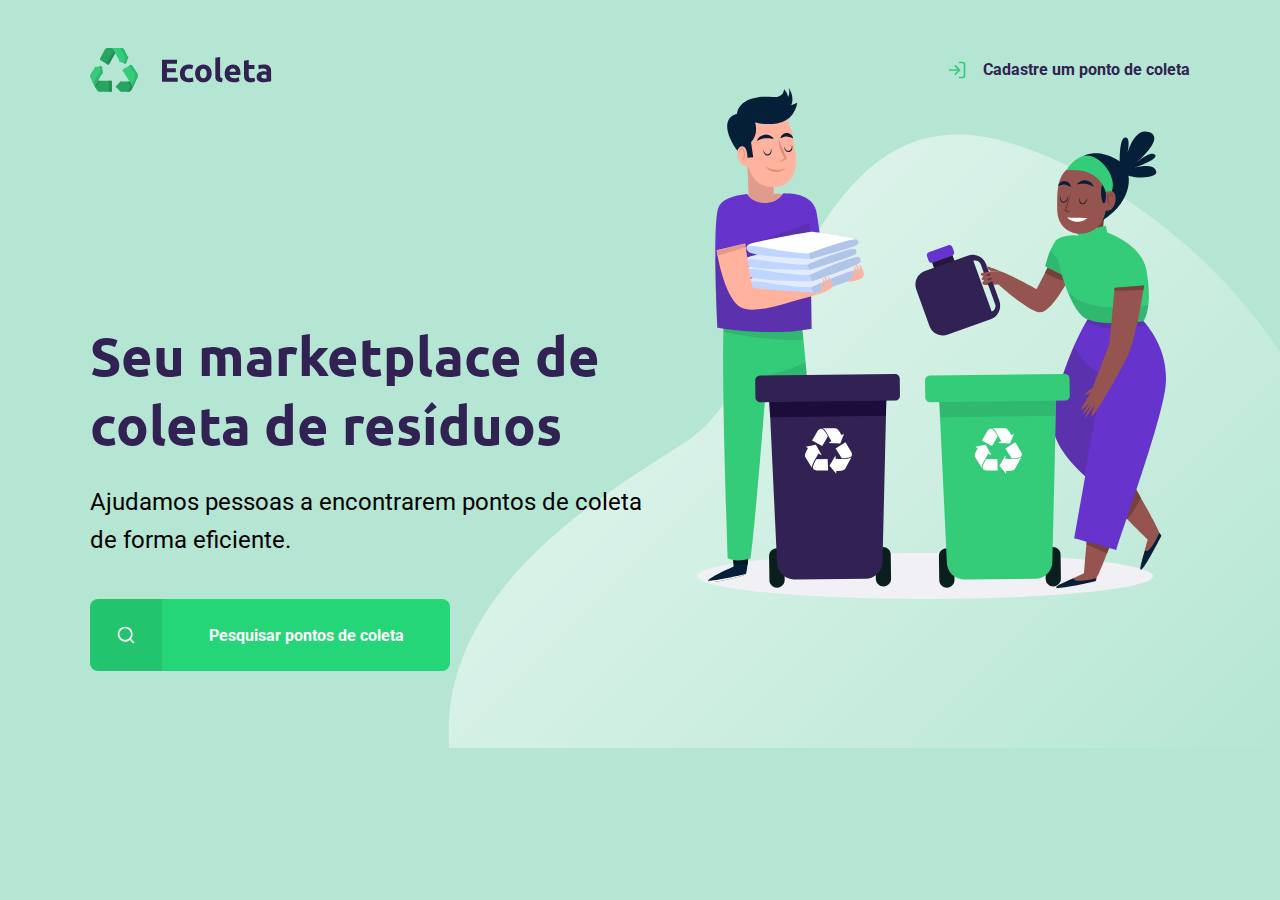
<file: index.html>
<!DOCTYPE html>
<html lang="pt_br">

<!--
    HTML

    HyperText = Hiper texto

    Markup= Marcação de texto

    Language = Linguagem    (de marcação de texto)
-->

<head>
    <meta charset="UTF-8"> 
    <!-- aceita caractere4s especiais-->
    <meta name="viewport" content="width=device-width, initial-scale=1.0"> 
    <!--para caber em telas de diversos tamanhos-->
    <title>Ecoleta</title>

    <link href="https://fonts.googleapis.com/css2?family=Roboto&family=Ubuntu:wght@700&display=swap" rel="stylesheet">

    <link rel="stylesheet" href="/styles/main.css">
    <link rel="stylesheet" href="/styles/home.css">
    <link rel="stylesheet" href="/styles/responsive.css">
  
</head>
<body>

    <div id="page-home">
        <div class="content">
            <header> 
                <img src="assets/logo.svg" alt="Logomarca">
                <a href="http://google.com.br">
                    <span></span>
                    Cadastre um ponto de coleta
                </a>
                </header>
                
                <main>
                    <h1> Seu marketplace de coleta de resíduos</h1>
            
                    <p>Ajudamos pessoas a encontrarem pontos de coleta de forma eficiente.</p>
                     
                  <a href="#"><span></span><strong>Pesquisar pontos de coleta</strong></a>

                </main>
    
        </div>
        
    </div>

   
        

</body>
</html>
</file>
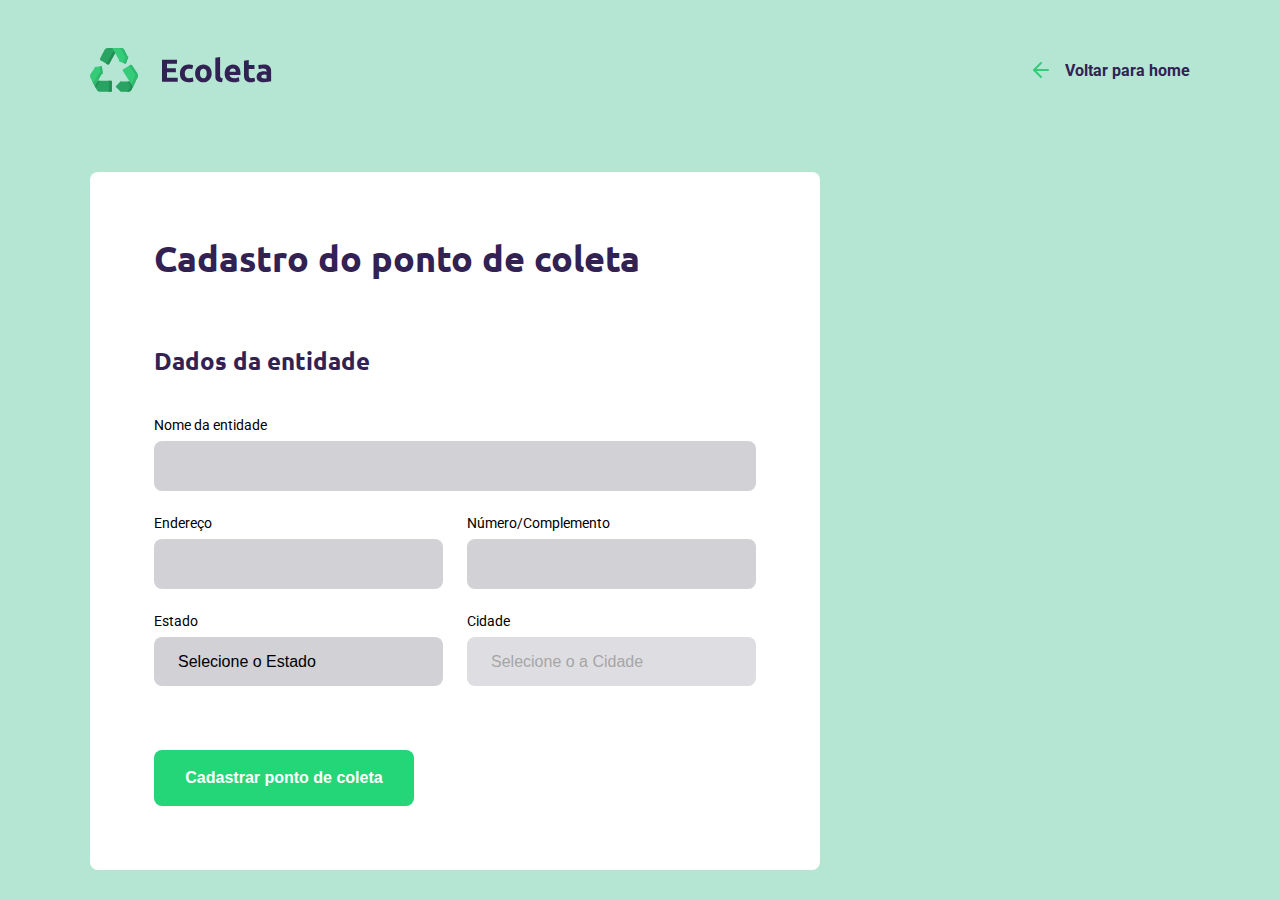
<file: create-point.html>
<!DOCTYPE html>
<html lang="pt_br">


<head>
    <meta charset="UTF-8"> 
    <!-- aceita caractere4s especiais-->
    <meta name="viewport" content="width=device-width, initial-scale=1.0"> 
    <!--para caber em telas de diversos tamanhos-->
    <title>Criar um ponto de coleta</title>

    <link href="https://fonts.googleapis.com/css2?family=Roboto&family=Ubuntu:wght@700&display=swap" rel="stylesheet">

    <link rel="stylesheet" href="/styles/main.css">
    <link rel="stylesheet" href="/styles/create-point.css">

    <link rel="stylesheet" href="/styles/responsive.css">
</head>
<body>

    <div id="page-create-point">

            <header> 
                <img src="/assets/logo.svg" alt="Logomarca">
                <a href="http://google.com.br">
                    <span></span>
                   Voltar para home
                </a>
            </header>  
            
            <form action="">

                <h1>Cadastro do ponto de coleta</h1>

             <fieldset>
                    <legend>
                        <h2>Dados da entidade</h2>
                    </legend>
          

                <div class="field">
                    <label for="name">Nome da entidade</label>
                    <input type="text" name="name">
                </div>

                <div class="field-group">
                    <div class="field">
                        <label for="address">Endereço</label>
                        <input type="text" name="address">
                    </div>
                
                    <div class="field">
                        <label for="address2">Número/Complemento</label>
                        <input type="text" name="address2">

                    </div>
                </div>




                <div class="field-group">
                    <div class="field">
                            <label for="state">Estado</label>
                            <select name="uf">
                                <option value="">Selecione o Estado</option>
                            </select>
                        </div>
                     
                        <div class="field">
                            <label for="city">Cidade</label>
                            <select name="city" disabled>
                                <option value="">Selecione o a Cidade</option>
                            </select>
                        </div>
                  </div>

                </fieldset>


            

                <button type="submit">Cadastrar ponto de coleta</button>
                
            </form>
    </div>

   
</body>
</html>
</file>
<file: styles/main.css>
:root { /* atalho pra essa cor em varios lugares, permitindo mudar somentre aqui  */
    --title-color: #322153;
    --primary-color: #25d678;
}

* {
    margin: 0;
    padding: 0;
    box-sizing: border-box;
}

html {
    font-family: Roboto, sans-serif;
}

body {
    background: rgb(181, 230, 211);
    -webkit-font-smoothing: antialiased;
}

a {
    text-decoration: none;
}

h1 ,h2, h3, h4, h5, h6 {
    font-family: 'Ubuntu', sans-serif;
    color: var(--title-color);
}
/*BOX MODEL 
    Modelo de caixa

    Toda caixa tem: largura, altura, espaçamento, preenchimentos, bordas, cor, alinhamentos, posicionamento,
    maneiroa coo é vista pelo html (display)

    
*/
</file>
<file: styles/home.css>
#page-home {
    height: 100vh;

    background: url('../assets/home-background.svg') no-repeat;
    background-position:  35vw bottom;
    background-position-y: 88px;
}

#page-home .content {
    width: 90%;
    max-width:  1100px;
    height: 100%;

    margin: 0 auto;

    display: flex;
    flex-direction: column;
 

}

#page-home header {

    margin-top: 48px;

    display: flex;
    align-items: center;
    justify-content: space-between;
    
}

#page-home header a {
    display: flex;

    color: var(--title-color);
    font-weight: 700;
   

}

#page-home header a span {
    margin-right: 16px;
    display: flex;

    background-image: url('../assets/log-in.svg');

    width: 20px;
    height: 20px;
   
}

#page-home main {
    max-width: 560px;

    flex:1;

    display: flex;
    flex-direction: column;
    justify-content: center;
    
}

#page-home main h1 {
    font-size: 54px;
}

#page-home main p {
    font-size: 24px;
    line-height: 38px;
    margin-top: 24px;
   
}

#page-home main a {
    width: 100%;
    max-width: 360px;
    height: 72px;
    border-radius: 8px;

    display: flex;
    align-items: center;

    margin-top: 40px;
    
    background: var(--primary-color);

    transition: 400ms;

    
}

#page-home main a:hover {
    background-color: #59d392;
}

#page-home main a span{
    width: 72px;
    height: 72px;

    border-top-left-radius: 8px;
    border-bottom-left-radius: 8px;

    background-color: rgba(0, 0, 0, 0.08);

    display: flex;
    align-items: center;
    justify-content: center;
}

#page-home main a span::after {
    content: "";
    background-image: url('../assets/search.svg');

    width: 20px;
    height: 20px;
}

#page-home main a strong {
    flex: 1;
    color: white;
    text-align: center;
}
</file>
<file: styles/responsive.css>
@media (max-width: 900px) {
    #page-home {
        background-position-x: 70vw;
    }
    #page-home .content {
        align-items: center;
        text-align: center;
    }
    #page-home header a {
        position: absolute;
        bottom: 48px;

        left: 50%;
        transform: translateX(-50%);
    }

    #page-home main {
        align-items: center;
    }
}

@media (min-width: 1700px) {
    #page-home {
        background-position-x: 40vw;
    }

}
@media (max-height: 760px ) {
    #page-home {
        background-position-y: 200px;
    }

}
</file>
<file: styles/create-point.css>
#page-create-point {
    width: 90%; 
    max-width: 1100px;

/* alinhamento de caixa (pelo lado de fora da caixa */
    margin: 0 auto;
}

#page-create-point header {
    margin-top: 48px;

    display: flex;
    justify-content: space-between;
    align-items: center;
}

#page-create-point header a {
    color: var(--title-color);
    font-weight: bold;

    display: flex;
    align-items: center;
}
                 
#page-create-point header a span {
    margin-right: 16px;
    background-image: url('../assets/arrow-left.svg');

    display: flex;

    width: 20px;
    height: 24px;
    
}

form {
    background-color: white;
    

    margin-top: 80px;

    /*preenchimento*/
    padding: 64px;

    border-radius: 8px;

    max-width: 730px;
  

}



form h1 {
    font-size: 36px;
}

form fieldset {
    margin-top: 64px;

    border: 0;
}

form legend {
    margin-bottom: 40px;
}

form legend h2 {
    font-size:  24px;
}

form .field {
    flex: 1;    

    display: flex;
    flex-direction: column; 
    /* transforma tudo em uma coluna equivalente*/

    margin-bottom:  24px;
}

form .field-group {
    display: flex;
}

form input,
form select {
    /*espaços do cadastro*/

    background-color: #d1d1d6; /*preenchimento fundo caixas de texto*/

    border: 0;
    padding: 16px 24px;
    font-size: 16px;

    border-radius:  8px;

    /* outline: none; */
}

form select {
    -webkit-appearance: none;
    -moz-appearance: none;
    appearance: none;
}

form label {
    font-size: 14px;
    margin-bottom: 8px;
}

form .field-group .field + .field {
    margin-left: 24px;
}

form button {
    width: 260px;
    height: 56px;

    background-color: var(--primary-color);
    border-radius: 8px;

    color:  white;
    font-weight: bold;
    font-size: 16px;

    border: 0;

    margin-top: 40px;

    transition: background-color 400ms;

}

form button:hover{
    background-color: #2fb86e;
}
</file>
